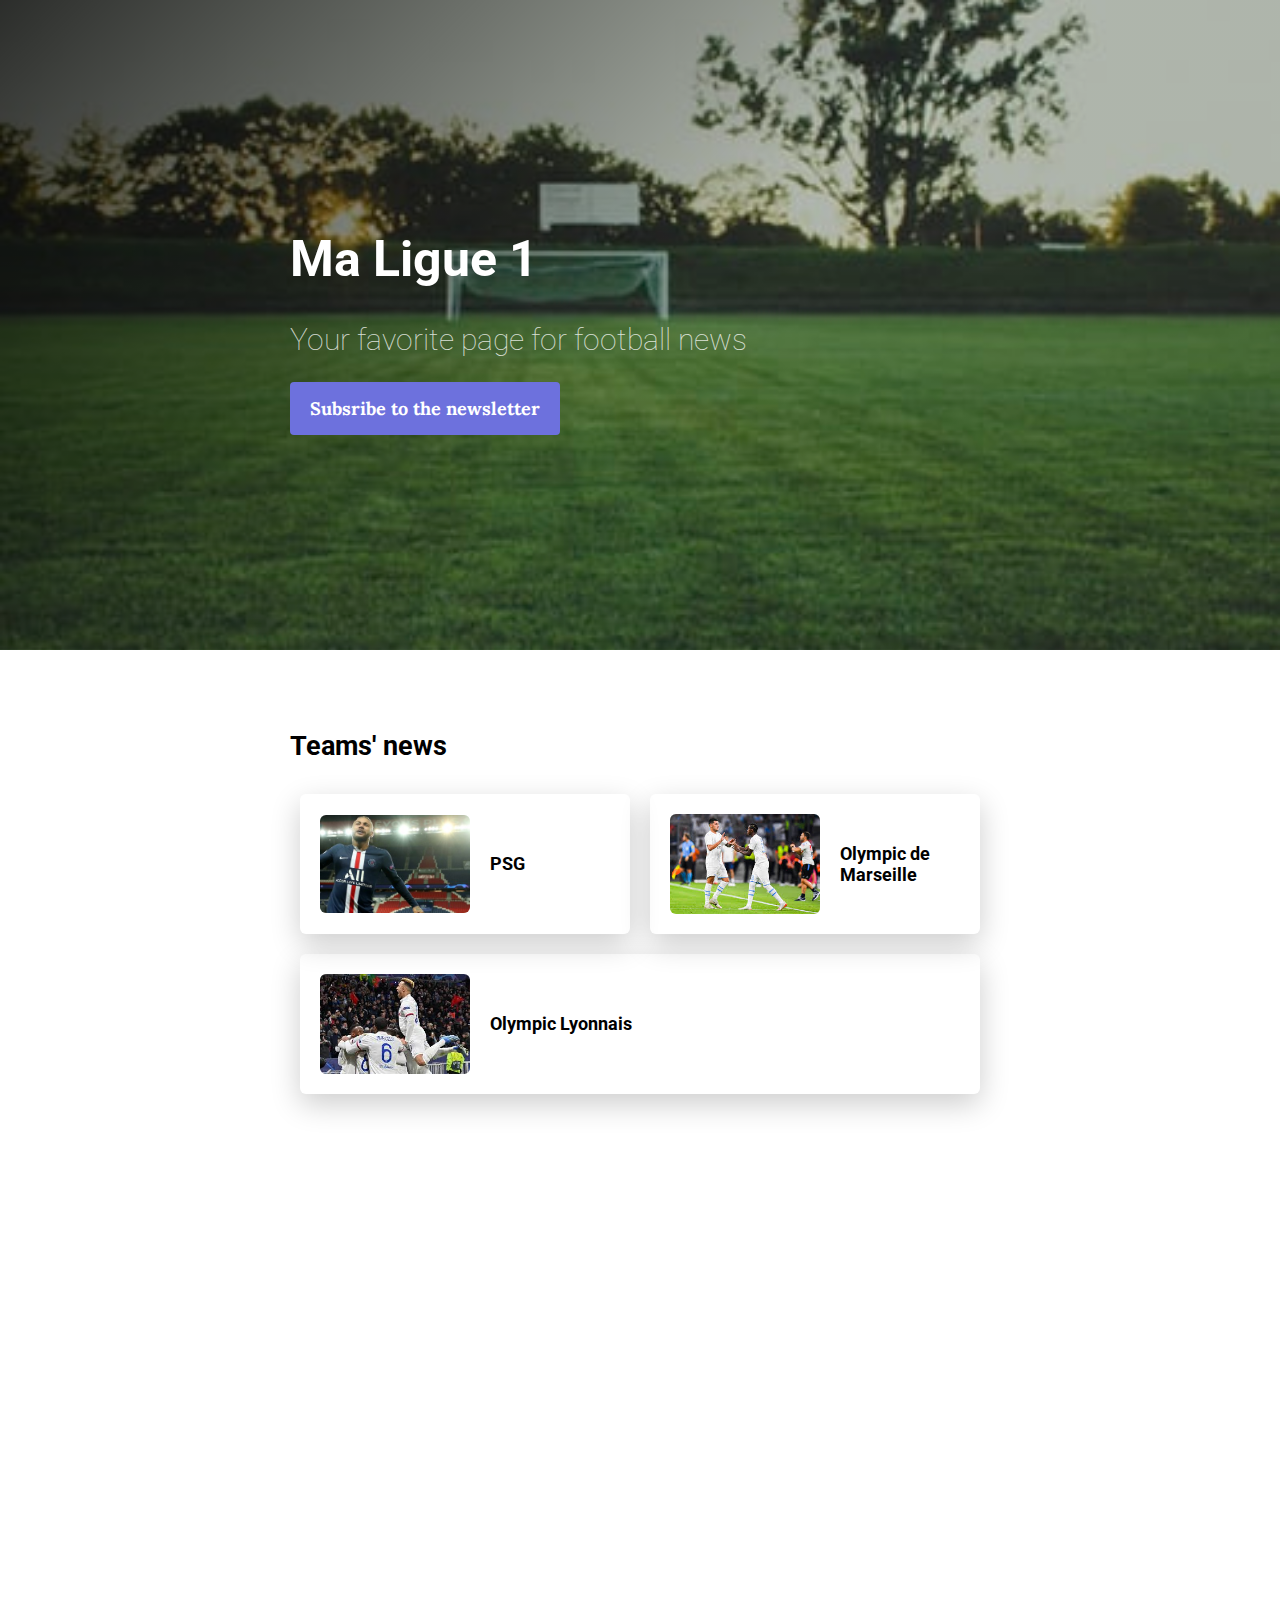
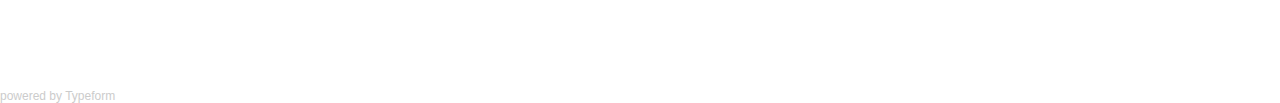
<file: index.html>
<!DOCTYPE html>
<html>
<head>
	<title>Ma Ligue1</title>
	<meta charset="utf-8">
	<link rel="stylesheet"  href="css/style.css">
</head>
<body>


	<div class="banner"> 
		<div class="container">
		<h1>Ma Ligue 1</h1>
		<h2>Your favorite page for football news</h2>
		<a href="#subscribe-section" class="btn-blue">Subsribe to the newsletter</a>
		</div>
	</div>

<div class="container">
	
	<h2>Teams' news</h2>

	<div class="cards"> 

	<div class="card">
		<img src="Images/psg.jpeg" alt="Team PSG">
		<h3>PSG</h3>
	
	</div>
		<div class="card">
		<img src="Images/om.jpeg" alt="Team OM">
		<h3>Olympic de Marseille</h3>
		
	</div>
		<div class="card">
		<img src="Images/ol.jpeg" alt="Team OL">
		<h3>Olympic Lyonnais</h3>
		
		</div>
	</div>
</div>

<div id="subscribe-section">
<div class="typeform-widget" data-url="https://bastienlemaire8.typeform.com/to/BUad73" style="width: 100%; height: 500px;"></div> <script> (function() { var qs,js,q,s,d=document, gi=d.getElementById, ce=d.createElement, gt=d.getElementsByTagName, id="typef_orm", b="https://embed.typeform.com/"; if(!gi.call(d,id)) { js=ce.call(d,"script"); js.id=id; js.src=b+"embed.js"; q=gt.call(d,"script")[0]; q.parentNode.insertBefore(js,q) } })() </script> <div style="font-family: Sans-Serif;font-size: 12px;color: #999;opacity: 0.5; padding-top: 5px;"> powered by <a href="https://admin.typeform.com/signup?utm_campaign=BUad73&utm_source=typeform.com-01E4F27EEPYQ297Y9GF81JJF1V-free&utm_medium=typeform&utm_content=typeform-embedded-poweredbytypeform&utm_term=EN" style="color: #999" target="_blank">Typeform</a> </div>
</div>

</body>
</html>
</file>
<file: css/style.css>
@import url("https://fonts.googleapis.com/css?family=Lora|Roboto");

@import url("components/container.css");
@import url("components/Avatar.css");
@import url("components/button.css");
@import url("components/banner.css");
@import url("components/card.css");

body {
	font-family: 'Lora', serif;
	font-size: 18px;
	margin: 0px;
}

h1, h2, h3 {
	font-family: 'Roboto', sans-serif;
	font-weight: bold;
}

a {
	text-decoration: none;
}
</file>
